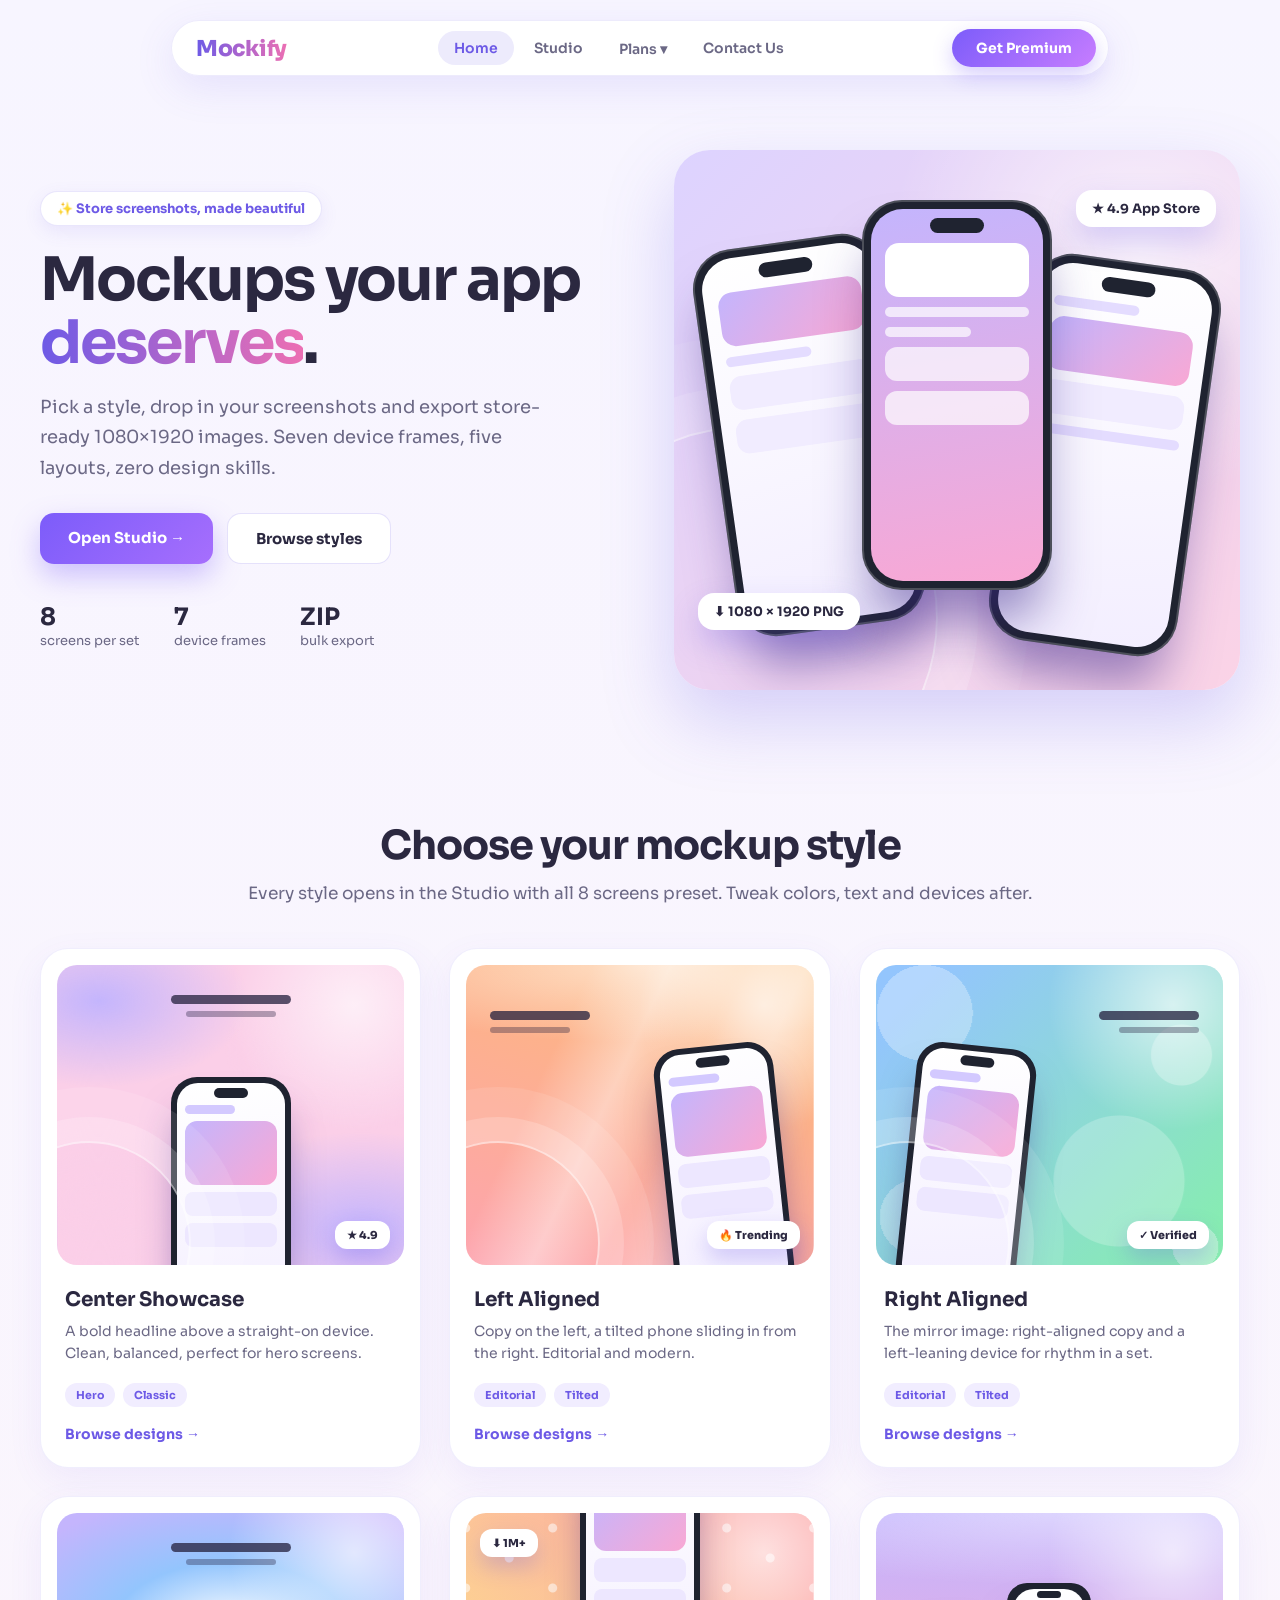
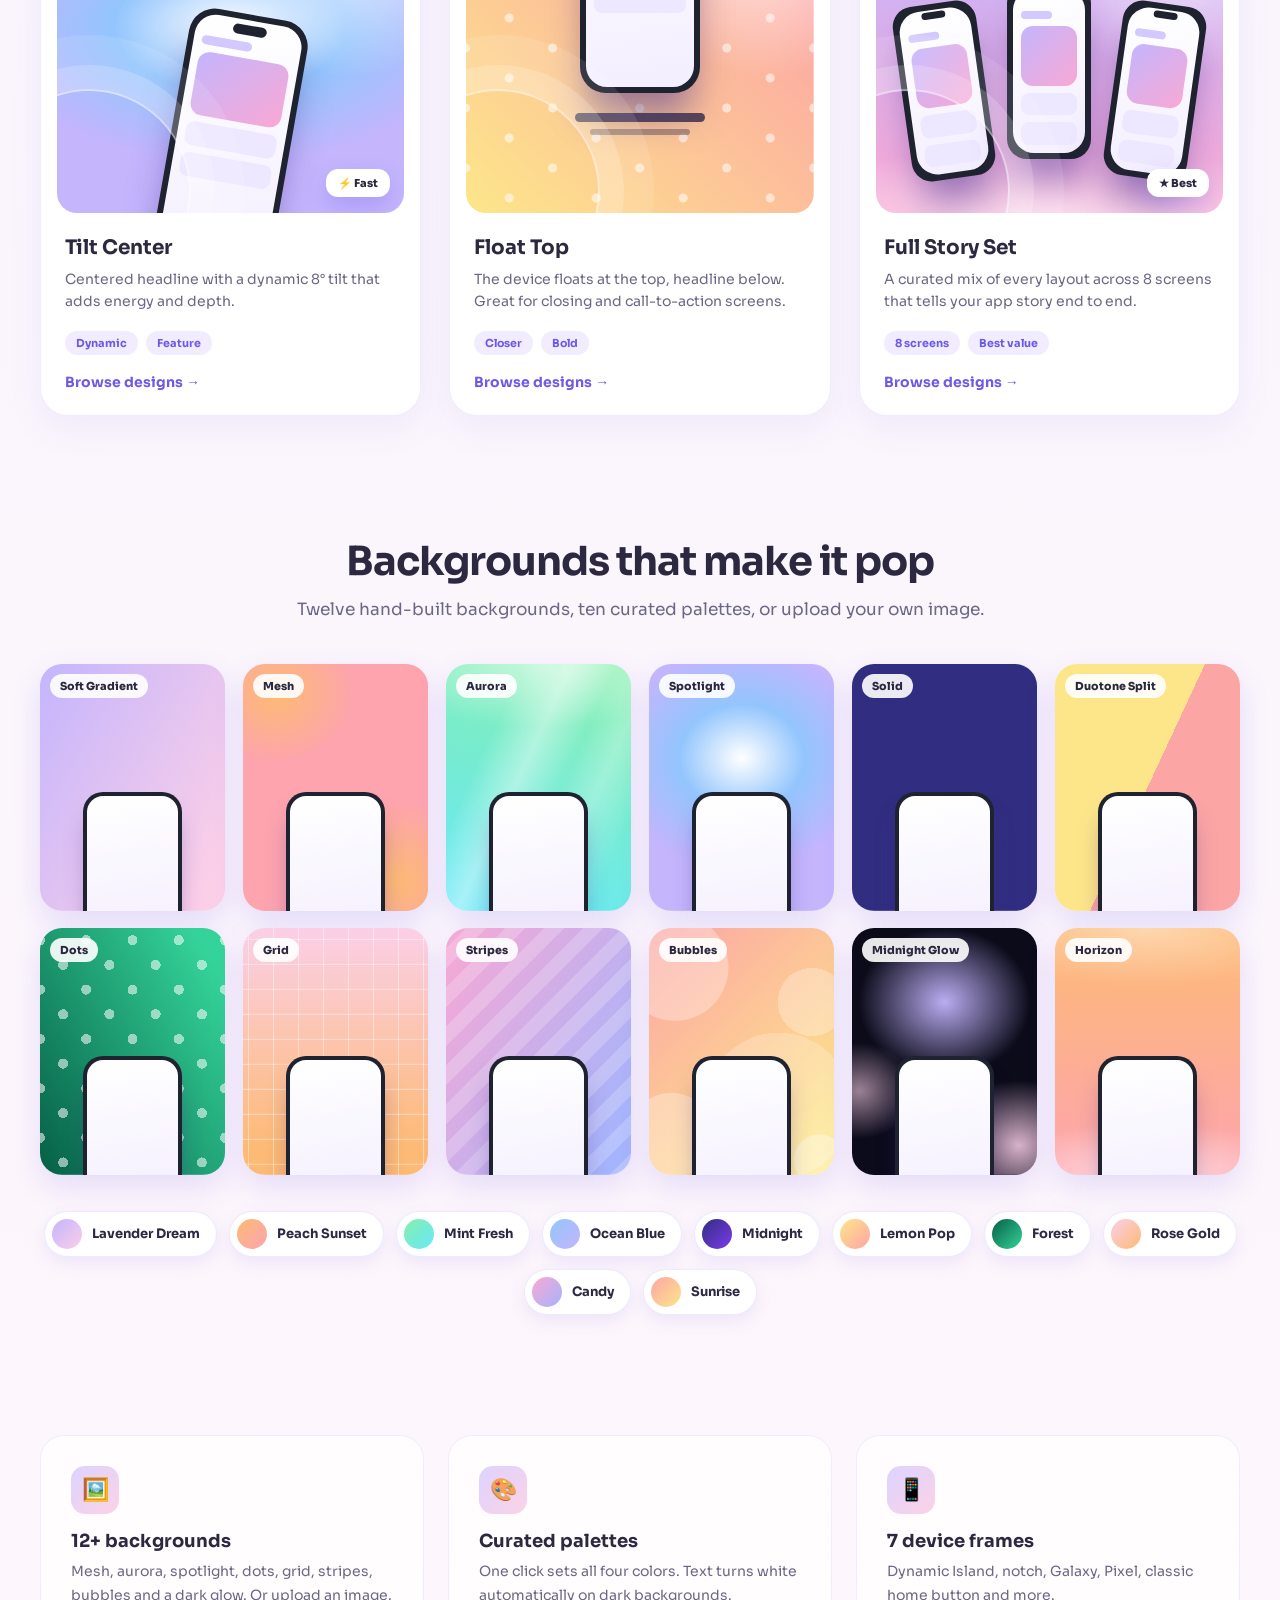
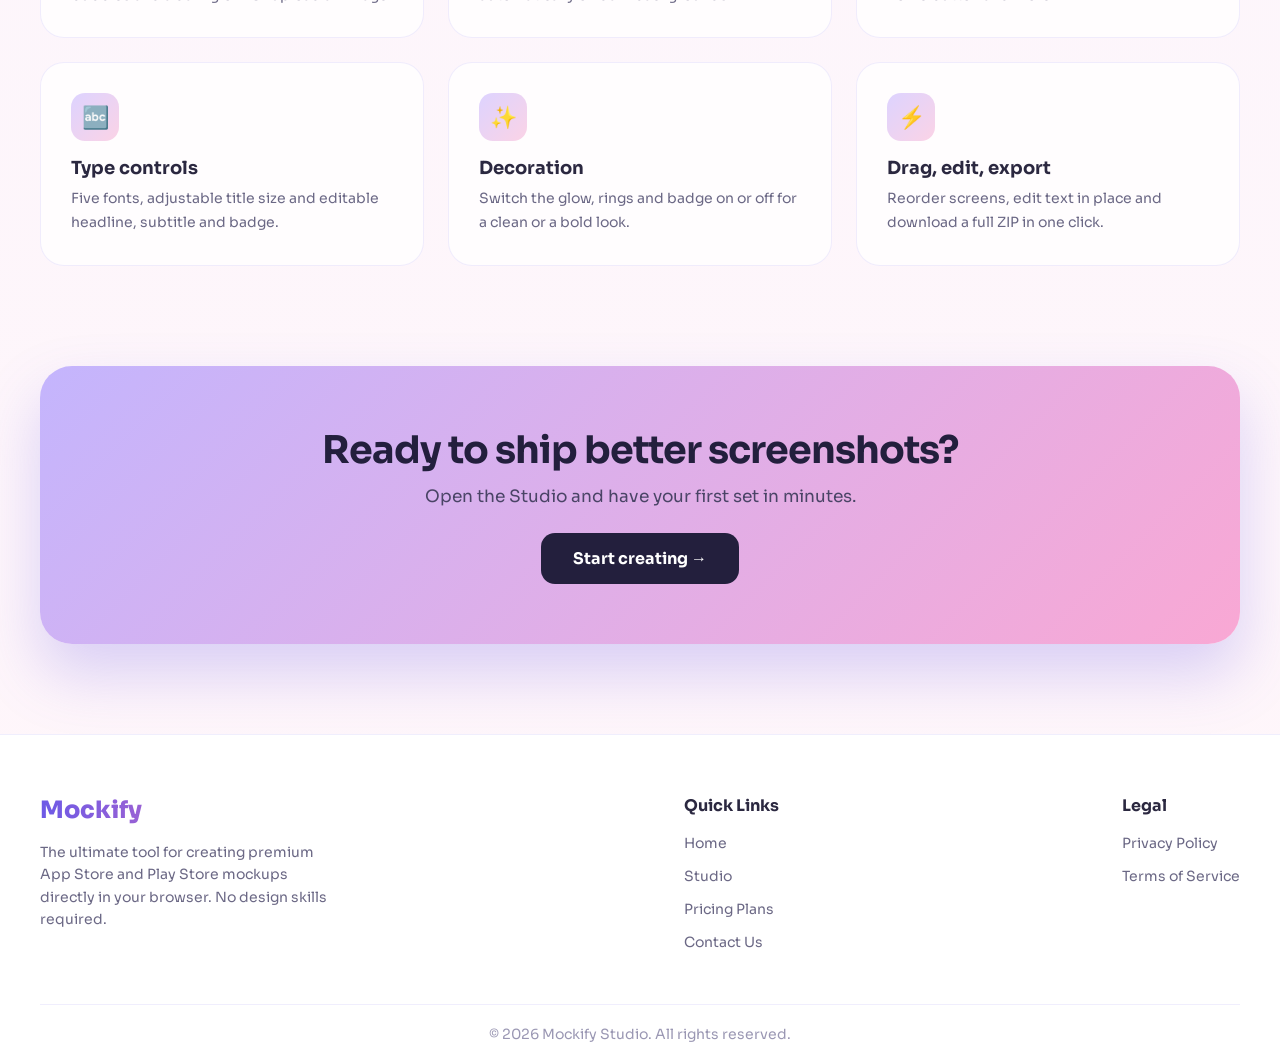
<file: index.html>
<!DOCTYPE html>
<html lang="en">
<head>
    <meta charset="UTF-8">
    <meta name="viewport" content="width=device-width, initial-scale=1.0">
    <meta name="description" content="Create premium App Store and Play Store mockups in seconds. Pick a style, drop in your screenshots, export.">
    <title>Mockify - Premium App Store Mockups</title>
    <link href="https://fonts.googleapis.com/css2?family=Sora:wght@500;700;800&display=swap" rel="stylesheet">
    <link rel="stylesheet" href="/css/global.css">
    <link rel="stylesheet" href="/css/landing.css">
</head>
<body>
    <nav class="floating-nav">
        <a href="/" class="nav-logo">Mockify</a>
        <div class="nav-links">
            <a href="/" class="nav-link active">Home</a>
            <a href="/studio/" class="nav-link">Studio</a>
            <div class="nav-dropdown">
                <a href="/plans/" class="nav-link">Plans ▾</a>
                <div class="dropdown-menu"><div class="dropdown-content">
                    <a href="/plans/">Standard</a><a href="/plans/">Premium</a><a href="/plans/">Enterprise</a>
                </div></div>
            </div>
            <a href="/contact/" class="nav-link">Contact Us</a>
        </div>
        <div class="nav-actions"><a href="/plans/"><button class="btn-premium">Get Premium</button></a></div>
    </nav>

    <main class="land">
        <section class="hero">
            <div>
                <span class="pill">✨ Store screenshots, made beautiful</span>
                <h1>Mockups your app <em>deserves</em>.</h1>
                <p>Pick a style, drop in your screenshots and export store-ready 1080×1920 images. Seven device frames, five layouts, zero design skills.</p>
                <div class="cta">
                    <a class="main" href="/studio/">Open Studio →</a>
                    <a class="ghost" href="#styles">Browse styles</a>
                </div>
                <div class="stats"><div><b>8</b>screens per set</div><div><b>7</b>device frames</div><div><b>ZIP</b>bulk export</div></div>
            </div>
            <div class="stage">
                <div class="hp a"><div class="sc"><i class="t"></i><i class="w"></i><i class="s"></i><i class="s"></i></div></div>
                <div class="hp b"><div class="sc"><i class="t"></i><i></i><i class="w"></i><i class="s"></i><i class="s"></i></div></div>
                <div class="hp c"><div class="sc"><i class="w"></i><i class="t"></i><i class="s"></i><i></i></div></div>
                <div class="badge r">★ 4.9 App Store</div>
                <div class="badge l">⬇ 1080 × 1920 PNG</div>
            </div>
        </section>

        <section class="sec" id="styles">
            <div class="sec-head">
                <h2>Choose your mockup style</h2>
                <p>Every style opens in the Studio with all 8 screens preset. Tweak colors, text and devices after.</p>
            </div>
            <div class="types" id="types"></div>
        </section>

        <section class="sec" id="backgrounds">
            <div class="sec-head">
                <h2>Backgrounds that make it pop</h2>
                <p>Twelve hand-built backgrounds, ten curated palettes, or upload your own image.</p>
            </div>
            <div class="bgs" id="bgs"></div>
            <div class="pals" id="pals"></div>
        </section>

        <section class="sec">
            <div class="feats">
                <div class="feat"><div class="ic">🖼️</div><h3>12+ backgrounds</h3><p>Mesh, aurora, spotlight, dots, grid, stripes, bubbles and a dark glow. Or upload an image.</p></div>
                <div class="feat"><div class="ic">🎨</div><h3>Curated palettes</h3><p>One click sets all four colors. Text turns white automatically on dark backgrounds.</p></div>
                <div class="feat"><div class="ic">📱</div><h3>7 device frames</h3><p>Dynamic Island, notch, Galaxy, Pixel, classic home button and more.</p></div>
                <div class="feat"><div class="ic">🔤</div><h3>Type controls</h3><p>Five fonts, adjustable title size and editable headline, subtitle and badge.</p></div>
                <div class="feat"><div class="ic">✨</div><h3>Decoration</h3><p>Switch the glow, rings and badge on or off for a clean or a bold look.</p></div>
                <div class="feat"><div class="ic">⚡</div><h3>Drag, edit, export</h3><p>Reorder screens, edit text in place and download a full ZIP in one click.</p></div>
            </div>
        </section>

        <section class="band">
            <h2>Ready to ship better screenshots?</h2>
            <p>Open the Studio and have your first set in minutes.</p>
            <a href="/studio/">Start creating →</a>
        </section>
    </main>

    <footer class="site-footer">
        <div class="footer-content">
            <div class="footer-brand"><h2>Mockify</h2><p>The ultimate tool for creating premium App Store and Play Store mockups directly in your browser. No design skills required.</p></div>
            <div class="footer-links"><h3>Quick Links</h3><ul><li><a href="/">Home</a></li><li><a href="/studio/">Studio</a></li><li><a href="/plans/">Pricing Plans</a></li><li><a href="/contact/">Contact Us</a></li></ul></div>
            <div class="footer-links"><h3>Legal</h3><ul><li><a href="#">Privacy Policy</a></li><li><a href="#">Terms of Service</a></li></ul></div>
        </div>
        <div class="footer-bottom">&copy; 2026 Mockify Studio. All rights reserved.</div>
    </footer>
    <script src="/js/backgrounds.js" defer></script>
    <script src="/js/landing.js" defer></script>
</body>
</html>
</file>
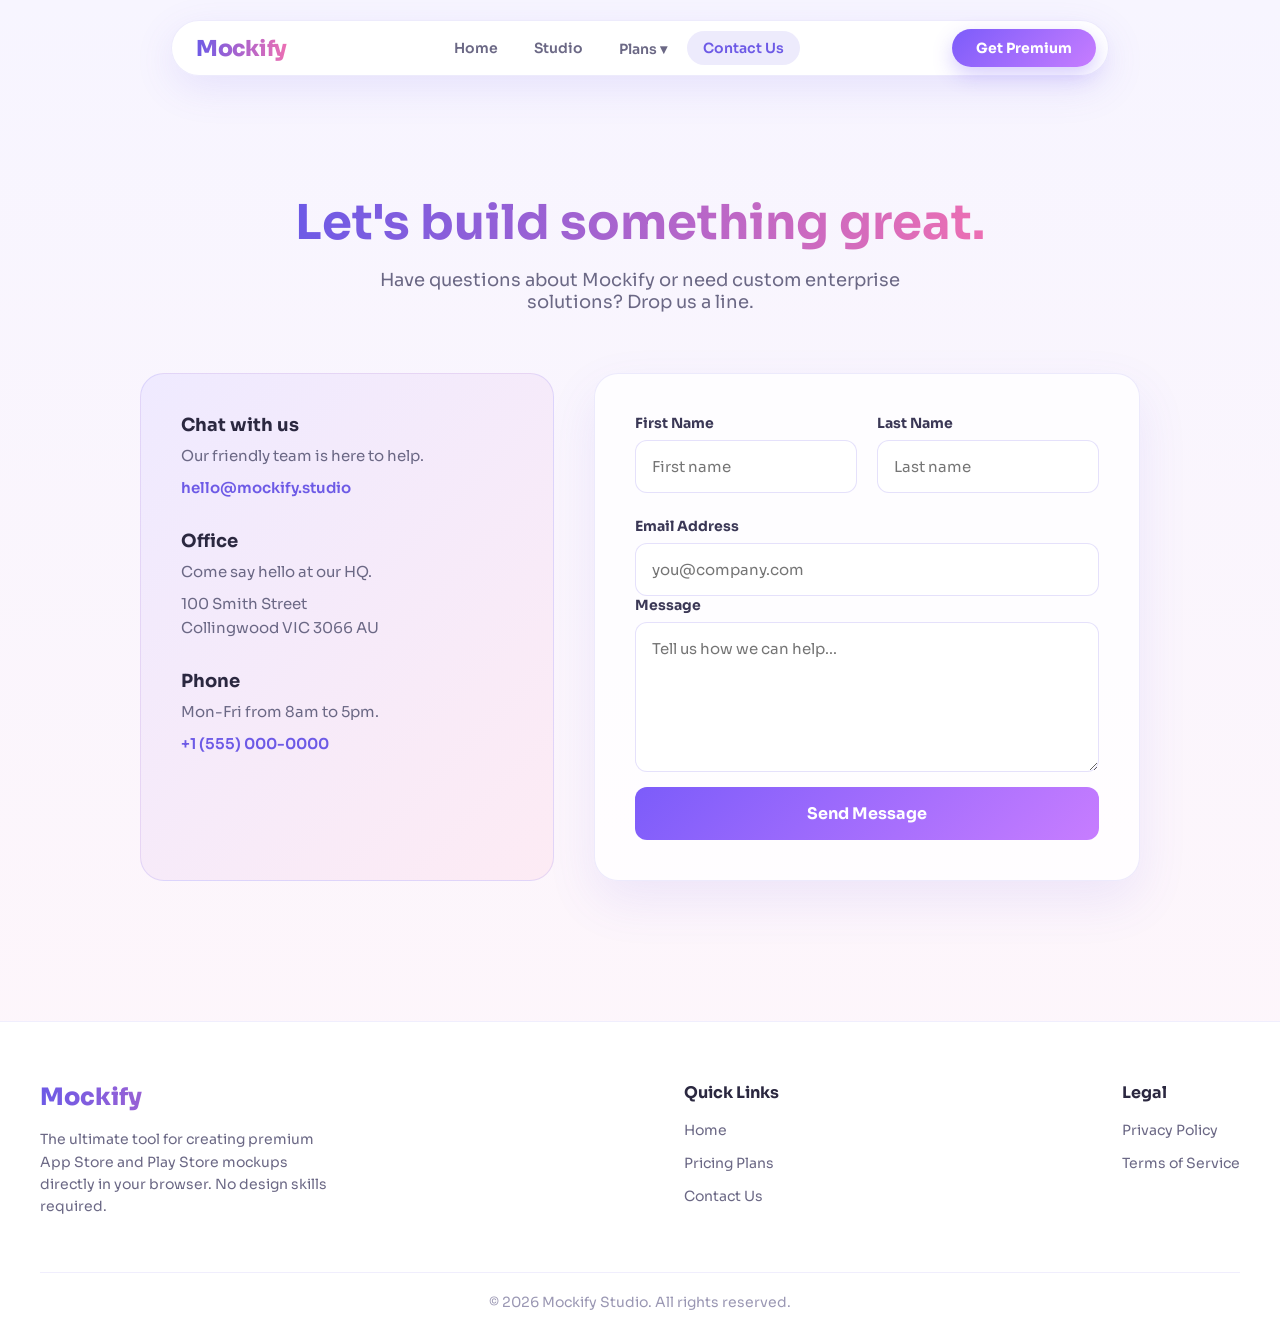
<file: contact/index.html>
<!DOCTYPE html>
<html lang="en">
<head>
    <meta charset="UTF-8">
    <meta name="viewport" content="width=device-width, initial-scale=1.0">
    <meta name="description" content="Contact the Mockify team for support, feature requests, or enterprise inquiries.">
    <meta name="keywords" content="mockify contact, mockup support, app store screenshots help">
    <title>Contact Us - Mockify</title>
    <!-- Fonts -->
    <link href="https://fonts.googleapis.com/css2?family=Sora:wght@500;700;800&family=Inter:wght@500;700;800&display=swap" rel="stylesheet">
    <link rel="stylesheet" href="/css/global.css">
    <style>
        .page-header {
            text-align: center;
            margin: 120px 0 60px;
        }

        .page-header h1 {
            font-size: 48px;
            margin-bottom: 16px;
            background: linear-gradient(90deg, var(--primary), #ff8a00);
            -webkit-background-clip: text;
            -webkit-text-fill-color: transparent;
        }

        .page-header p {
            color: #a1a1aa;
            font-size: 18px;
            max-width: 600px;
            margin: 0 auto;
        }

        .contact-wrapper {
            display: flex;
            flex-wrap: wrap;
            gap: 40px;
            max-width: 1000px;
            width: 100%;
            margin: 0 auto 100px;
        }

        .contact-info {
            flex: 1 1 300px;
            background: linear-gradient(135deg, rgba(240, 89, 31, 0.1), rgba(2, 6, 23, 0.5));
            border: 1px solid rgba(240, 89, 31, 0.2);
            border-radius: 24px;
            padding: 40px;
            display: flex;
            flex-direction: column;
            gap: 30px;
            position: relative;
            overflow: hidden;
        }

        .contact-info::before {
            content: '';
            position: absolute;
            top: -50%;
            left: -50%;
            width: 200%;
            height: 200%;
            background: radial-gradient(circle, rgba(240, 89, 31, 0.1) 0%, transparent 60%);
            z-index: 0;
            pointer-events: none;
        }

        .info-item {
            z-index: 1;
        }

        .info-item h3 {
            font-size: 18px;
            color: white;
            margin: 0 0 8px;
        }

        .info-item p {
            color: #a1a1aa;
            margin: 0;
            font-size: 15px;
            line-height: 1.6;
        }

        .contact-form-container {
            flex: 2 1 400px;
            background: rgba(255, 255, 255, 0.02);
            backdrop-filter: blur(20px);
            -webkit-backdrop-filter: blur(20px);
            border: 1px solid rgba(255, 255, 255, 0.08);
            border-radius: 24px;
            padding: 40px;
            box-shadow: 0 20px 40px rgba(0, 0, 0, 0.3);
        }

        .form-row {
            display: flex;
            gap: 20px;
            margin-bottom: 24px;
        }

        .form-row .form-group {
            flex: 1;
            margin-bottom: 0;
        }

        .form-group label {
            display: block;
            margin-bottom: 8px;
            font-size: 14px;
            font-weight: 700;
            color: #d4d4d8;
        }

        .form-group input,
        .form-group textarea {
            width: 100%;
            background: rgba(255, 255, 255, 0.03);
            border: 1px solid rgba(255, 255, 255, 0.1);
            padding: 16px;
            border-radius: 12px;
            color: white;
            font-family: inherit;
            font-size: 15px;
            transition: all 0.3s;
            box-sizing: border-box;
        }

        .form-group input:focus,
        .form-group textarea:focus {
            outline: none;
            border-color: var(--brand);
            background: rgba(255, 255, 255, 0.05);
            box-shadow: 0 0 0 3px rgba(240, 89, 31, 0.1);
        }

        .form-group textarea {
            resize: vertical;
            min-height: 150px;
        }

        .btn-submit {
            background: linear-gradient(135deg, var(--primary), var(--secondary));
            color: white;
            border: none;
            padding: 16px 32px;
            border-radius: 12px;
            font-size: 16px;
            font-weight: 700;
            font-family: inherit;
            cursor: pointer;
            transition: all 0.3s ease;
            width: 100%;
            margin-top: 10px;
        }

        .btn-submit:hover {
            transform: translateY(-2px);
            box-shadow: 0 10px 20px rgba(0, 0, 0, 0.4);
        }
    </style>
    <link rel="stylesheet" href="/css/pages.css">
</head>
<body>

    <!-- Modern Floating Navbar -->
    <nav class="floating-nav">
        <a href="/" class="nav-logo">Mockify</a>
        <div class="nav-links">
            <a href="/" class="nav-link">Home</a>
            <a href="/studio/" class="nav-link">Studio</a>
            <div class="nav-dropdown">
                <a href="/plans/" class="nav-link">Plans ▾</a>
                <div class="dropdown-menu">
                    <div class="dropdown-content">
                        <a href="/plans/">Standard</a>
                        <a href="/plans/">Premium</a>
                        <a href="/plans/">Enterprise</a>
                    </div>
                </div>
            </div>
            <a href="/contact/" class="nav-link active">Contact Us</a>
        </div>
        <div class="nav-actions">
            <a href="/plans/"><button class="btn-premium">Get Premium</button></a>
        </div>
    </nav>

    <div class="main-content">
        <div class="page-header">
            <h1>Let's build something great.</h1>
            <p>Have questions about Mockify or need custom enterprise solutions? Drop us a line.</p>
        </div>

        <div class="contact-wrapper">
            <!-- Left Info Panel -->
            <div class="contact-info">
                <div class="info-item">
                    <h3>Chat with us</h3>
                    <p>Our friendly team is here to help.</p>
                    <p style="color: var(--brand); font-weight: 600; margin-top: 8px;">hello@mockify.studio</p>
                </div>
                <div class="info-item">
                    <h3>Office</h3>
                    <p>Come say hello at our HQ.</p>
                    <p style="margin-top: 8px;">100 Smith Street<br>Collingwood VIC 3066 AU</p>
                </div>
                <div class="info-item">
                    <h3>Phone</h3>
                    <p>Mon-Fri from 8am to 5pm.</p>
                    <p style="color: var(--brand); font-weight: 600; margin-top: 8px;">+1 (555) 000-0000</p>
                </div>
            </div>

            <!-- Right Form Panel -->
            <div class="contact-form-container">
                <form action="#" method="POST" onsubmit="event.preventDefault(); alert('Thanks for reaching out! We will get back to you shortly.');">
                    <div class="form-row">
                        <div class="form-group">
                            <label for="firstName">First Name</label>
                            <input type="text" id="firstName" name="firstName" required placeholder="First name">
                        </div>
                        <div class="form-group">
                            <label for="lastName">Last Name</label>
                            <input type="text" id="lastName" name="lastName" required placeholder="Last name">
                        </div>
                    </div>
                    
                    <div class="form-group">
                        <label for="email">Email Address</label>
                        <input type="email" id="email" name="email" required placeholder="you@company.com">
                    </div>
                    
                    <div class="form-group">
                        <label for="message">Message</label>
                        <textarea id="message" name="message" required placeholder="Tell us how we can help..."></textarea>
                    </div>
                    
                    <button type="submit" class="btn-submit">Send Message</button>
                </form>
            </div>
        </div>
    </div>

    <!-- Footer -->
    <footer class="site-footer">
        <div class="footer-content">
            <div class="footer-brand">
                <h2>Mockify</h2>
                <p>The ultimate tool for creating premium App Store and Play Store mockups directly in your browser. No design skills required.</p>
            </div>
            <div class="footer-links">
                <h3>Quick Links</h3>
                <ul>
                    <li><a href="/">Home</a></li>
                    <li><a href="/plans/">Pricing Plans</a></li>
                    <li><a href="/contact/">Contact Us</a></li>
                </ul>
            </div>
            <div class="footer-links">
                <h3>Legal</h3>
                <ul>
                    <li><a href="#">Privacy Policy</a></li>
                    <li><a href="#">Terms of Service</a></li>
                </ul>
            </div>
        </div>
        <div class="footer-bottom">
            &copy; 2026 Mockify Studio. All rights reserved.
        </div>
    </footer>

</body>
</html>
</file>
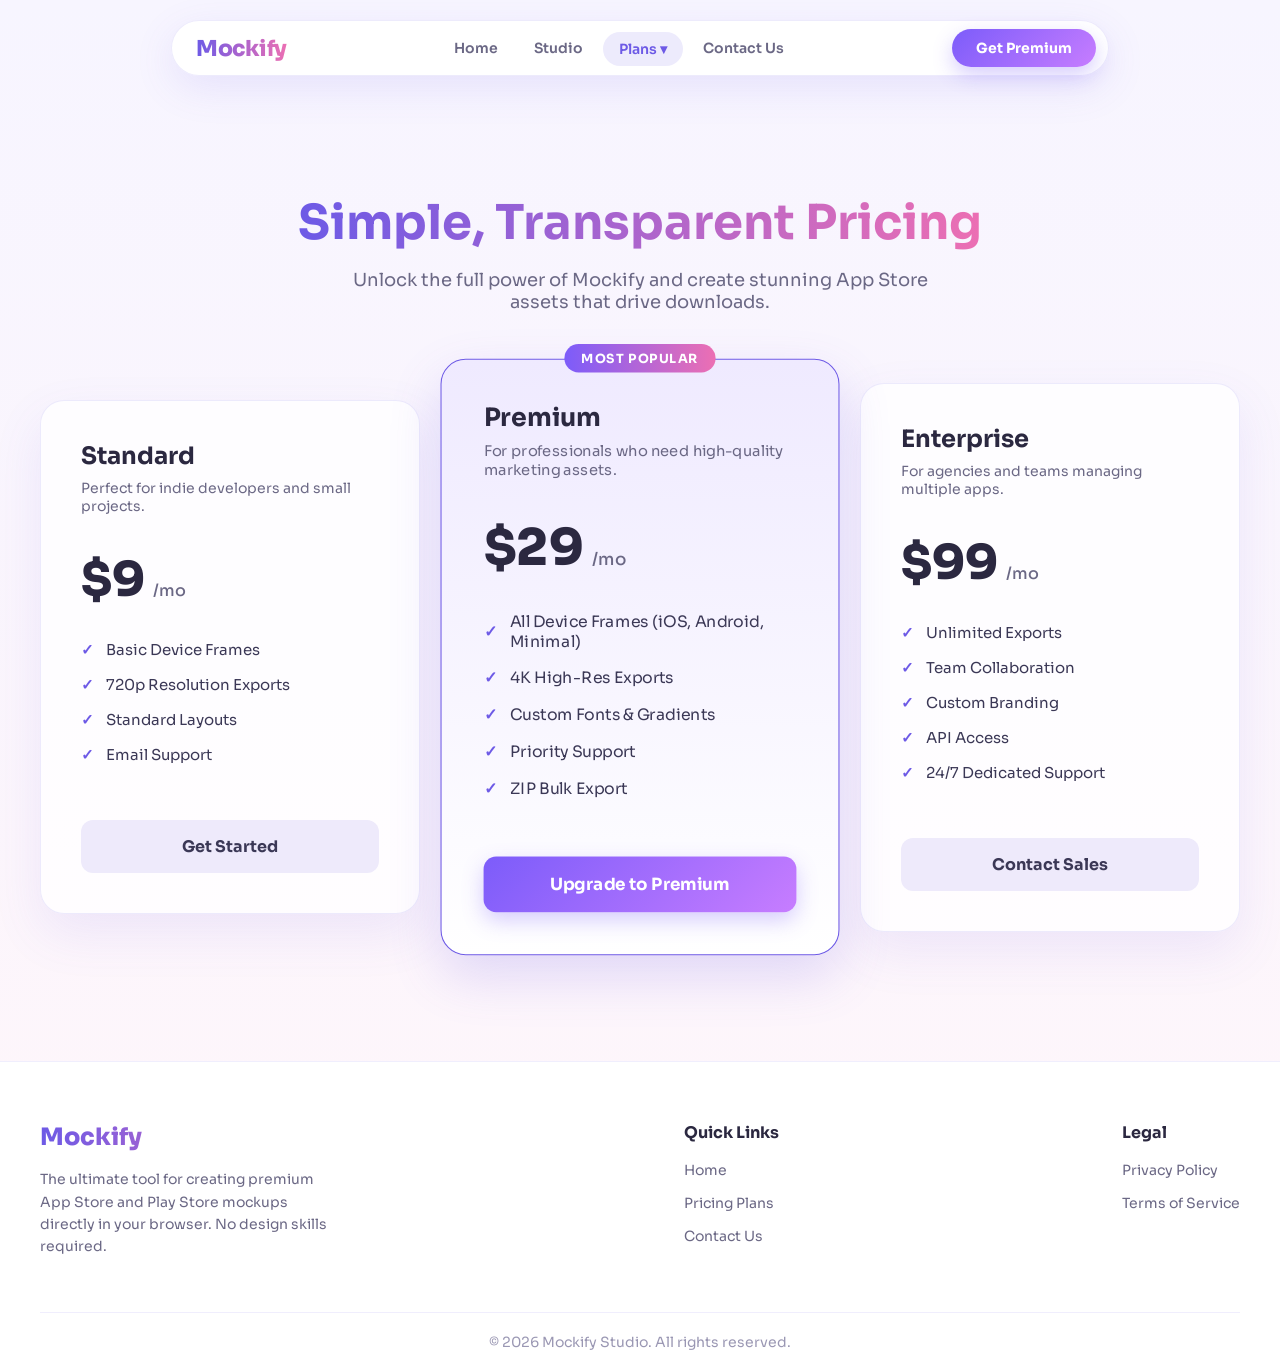
<file: plans/index.html>
<!DOCTYPE html>
<html lang="en">
<head>
    <meta charset="UTF-8">
    <meta name="viewport" content="width=device-width, initial-scale=1.0">
    <meta name="description" content="Choose the right Mockify plan for your needs. Simple, transparent pricing for premium mockup generation.">
    <meta name="keywords" content="mockify pricing, mockup generator cost, premium app mockups">
    <title>Pricing Plans - Mockify</title>
    <!-- Fonts -->
    <link href="https://fonts.googleapis.com/css2?family=Sora:wght@500;700;800&family=Inter:wght@500;700;800&display=swap" rel="stylesheet">
    <link rel="stylesheet" href="/css/global.css">
    <style>
        .page-header {
            text-align: center;
            margin: 120px 0 60px;
        }

        .page-header h1 {
            font-size: 48px;
            margin-bottom: 16px;
            background: linear-gradient(90deg, var(--primary), #ff8a00);
            -webkit-background-clip: text;
            -webkit-text-fill-color: transparent;
        }

        .page-header p {
            color: #a1a1aa;
            font-size: 18px;
            max-width: 600px;
            margin: 0 auto;
        }

        .pricing-grid {
            display: flex;
            flex-wrap: wrap;
            gap: 30px;
            justify-content: center;
            max-width: 1200px;
            width: 100%;
            margin-bottom: 80px;
        }

        @media (min-width: 1024px) {
            .pricing-grid {
                flex-wrap: nowrap;
                align-items: center; /* Center them so the popular card stands out if it's scaled */
            }
        }

        .pricing-card {
            background: rgba(255, 255, 255, 0.02);
            backdrop-filter: blur(20px);
            -webkit-backdrop-filter: blur(20px);
            border: 1px solid rgba(255, 255, 255, 0.08);
            border-radius: 24px;
            padding: 40px;
            flex: 1 1 300px; /* Allow them to fill available space but default to 300px */
            max-width: 400px;
            display: flex;
            flex-direction: column;
            transition: all 0.4s cubic-bezier(0.16, 1, 0.3, 1);
            position: relative;
        }

        .pricing-card:hover {
            transform: translateY(-15px);
            border-color: rgba(255, 255, 255, 0.3);
            box-shadow: 0 30px 60px rgba(0, 0, 0, 0.5);
            background: rgba(255, 255, 255, 0.05);
        }

        .pricing-card.popular {
            border-color: var(--brand);
            background: linear-gradient(180deg, rgba(240, 89, 31, 0.15) 0%, rgba(255, 255, 255, 0.02) 100%);
            box-shadow: 0 0 40px rgba(240, 89, 31, 0.15);
        }

        @media (min-width: 1024px) {
            .pricing-card.popular {
                transform: scale(1.05);
                z-index: 10;
            }
            .pricing-card.popular:hover {
                transform: scale(1.05) translateY(-10px);
                box-shadow: 0 30px 60px rgba(240, 89, 31, 0.3);
            }
        }

        .popular-badge {
            position: absolute;
            top: -15px;
            left: 50%;
            transform: translateX(-50%);
            background: var(--primary);
            color: white;
            font-size: 12px;
            font-weight: 700;
            padding: 6px 16px;
            border-radius: 100px;
            text-transform: uppercase;
            letter-spacing: 1px;
        }

        .plan-name {
            font-size: 24px;
            font-weight: 700;
            margin-bottom: 8px;
        }

        .plan-desc {
            color: #a1a1aa;
            font-size: 14px;
            margin-bottom: 30px;
            min-height: 40px;
        }

        .plan-price {
            font-size: 48px;
            font-weight: 800;
            margin-bottom: 30px;
            display: flex;
            align-items: baseline;
        }

        .plan-price span {
            font-size: 16px;
            color: #a1a1aa;
            font-weight: 500;
            margin-left: 8px;
        }

        .plan-features {
            list-style: none;
            padding: 0;
            margin: 0 0 40px;
            flex: 1;
        }

        .plan-features li {
            margin-bottom: 16px;
            font-size: 15px;
            display: flex;
            align-items: center;
            color: #d4d4d8;
        }

        .plan-features li::before {
            content: '✓';
            color: var(--brand);
            font-weight: 800;
            margin-right: 12px;
        }

        .btn-plan {
            width: 100%;
            padding: 16px;
            border-radius: 12px;
            font-size: 16px;
            font-weight: 700;
            border: none;
            cursor: pointer;
            transition: all 0.2s;
            font-family: inherit;
        }

        .btn-secondary {
            background: rgba(255, 255, 255, 0.1);
            color: white;
        }

        .btn-secondary:hover {
            background: rgba(255, 255, 255, 0.15);
        }
    </style>
    <link rel="stylesheet" href="/css/pages.css">
</head>
<body>

    <!-- Modern Floating Navbar -->
    <nav class="floating-nav">
        <a href="/" class="nav-logo">Mockify</a>
        <div class="nav-links">
            <a href="/" class="nav-link">Home</a>
            <a href="/studio/" class="nav-link">Studio</a>
            <div class="nav-dropdown">
                <a href="/plans/" class="nav-link active">Plans ▾</a>
                <div class="dropdown-menu">
                    <div class="dropdown-content">
                        <a href="/plans/">Standard</a>
                        <a href="/plans/">Premium</a>
                        <a href="/plans/">Enterprise</a>
                    </div>
                </div>
            </div>
            <a href="/contact/" class="nav-link">Contact Us</a>
        </div>
        <div class="nav-actions">
            <a href="/plans/"><button class="btn-premium">Get Premium</button></a>
        </div>
    </nav>

    <div class="main-content">
        <div class="page-header">
            <h1>Simple, Transparent Pricing</h1>
            <p>Unlock the full power of Mockify and create stunning App Store assets that drive downloads.</p>
        </div>

        <div class="pricing-grid">
            <!-- Standard Plan -->
            <div class="pricing-card" id="standard">
                <div class="plan-name">Standard</div>
                <div class="plan-desc">Perfect for indie developers and small projects.</div>
                <div class="plan-price">$9<span>/mo</span></div>
                <ul class="plan-features">
                    <li>Basic Device Frames</li>
                    <li>720p Resolution Exports</li>
                    <li>Standard Layouts</li>
                    <li>Email Support</li>
                </ul>
                <button class="btn-plan btn-secondary">Get Started</button>
            </div>

            <!-- Premium Plan -->
            <div class="pricing-card popular" id="premium">
                <div class="popular-badge">Most Popular</div>
                <div class="plan-name">Premium</div>
                <div class="plan-desc">For professionals who need high-quality marketing assets.</div>
                <div class="plan-price">$29<span>/mo</span></div>
                <ul class="plan-features">
                    <li>All Device Frames (iOS, Android, Minimal)</li>
                    <li>4K High-Res Exports</li>
                    <li>Custom Fonts & Gradients</li>
                    <li>Priority Support</li>
                    <li>ZIP Bulk Export</li>
                </ul>
                <button class="btn-plan btn-premium">Upgrade to Premium</button>
            </div>

            <!-- Enterprise Plan -->
            <div class="pricing-card" id="enterprise">
                <div class="plan-name">Enterprise</div>
                <div class="plan-desc">For agencies and teams managing multiple apps.</div>
                <div class="plan-price">$99<span>/mo</span></div>
                <ul class="plan-features">
                    <li>Unlimited Exports</li>
                    <li>Team Collaboration</li>
                    <li>Custom Branding</li>
                    <li>API Access</li>
                    <li>24/7 Dedicated Support</li>
                </ul>
                <button class="btn-plan btn-secondary">Contact Sales</button>
            </div>
        </div>
    </div>

    <!-- Footer -->
    <footer class="site-footer">
        <div class="footer-content">
            <div class="footer-brand">
                <h2>Mockify</h2>
                <p>The ultimate tool for creating premium App Store and Play Store mockups directly in your browser. No design skills required.</p>
            </div>
            <div class="footer-links">
                <h3>Quick Links</h3>
                <ul>
                    <li><a href="/">Home</a></li>
                    <li><a href="/plans/">Pricing Plans</a></li>
                    <li><a href="/contact/">Contact Us</a></li>
                </ul>
            </div>
            <div class="footer-links">
                <h3>Legal</h3>
                <ul>
                    <li><a href="#">Privacy Policy</a></li>
                    <li><a href="#">Terms of Service</a></li>
                </ul>
            </div>
        </div>
        <div class="footer-bottom">
            &copy; 2026 Mockify Studio. All rights reserved.
        </div>
    </footer>

</body>
</html>
</file>
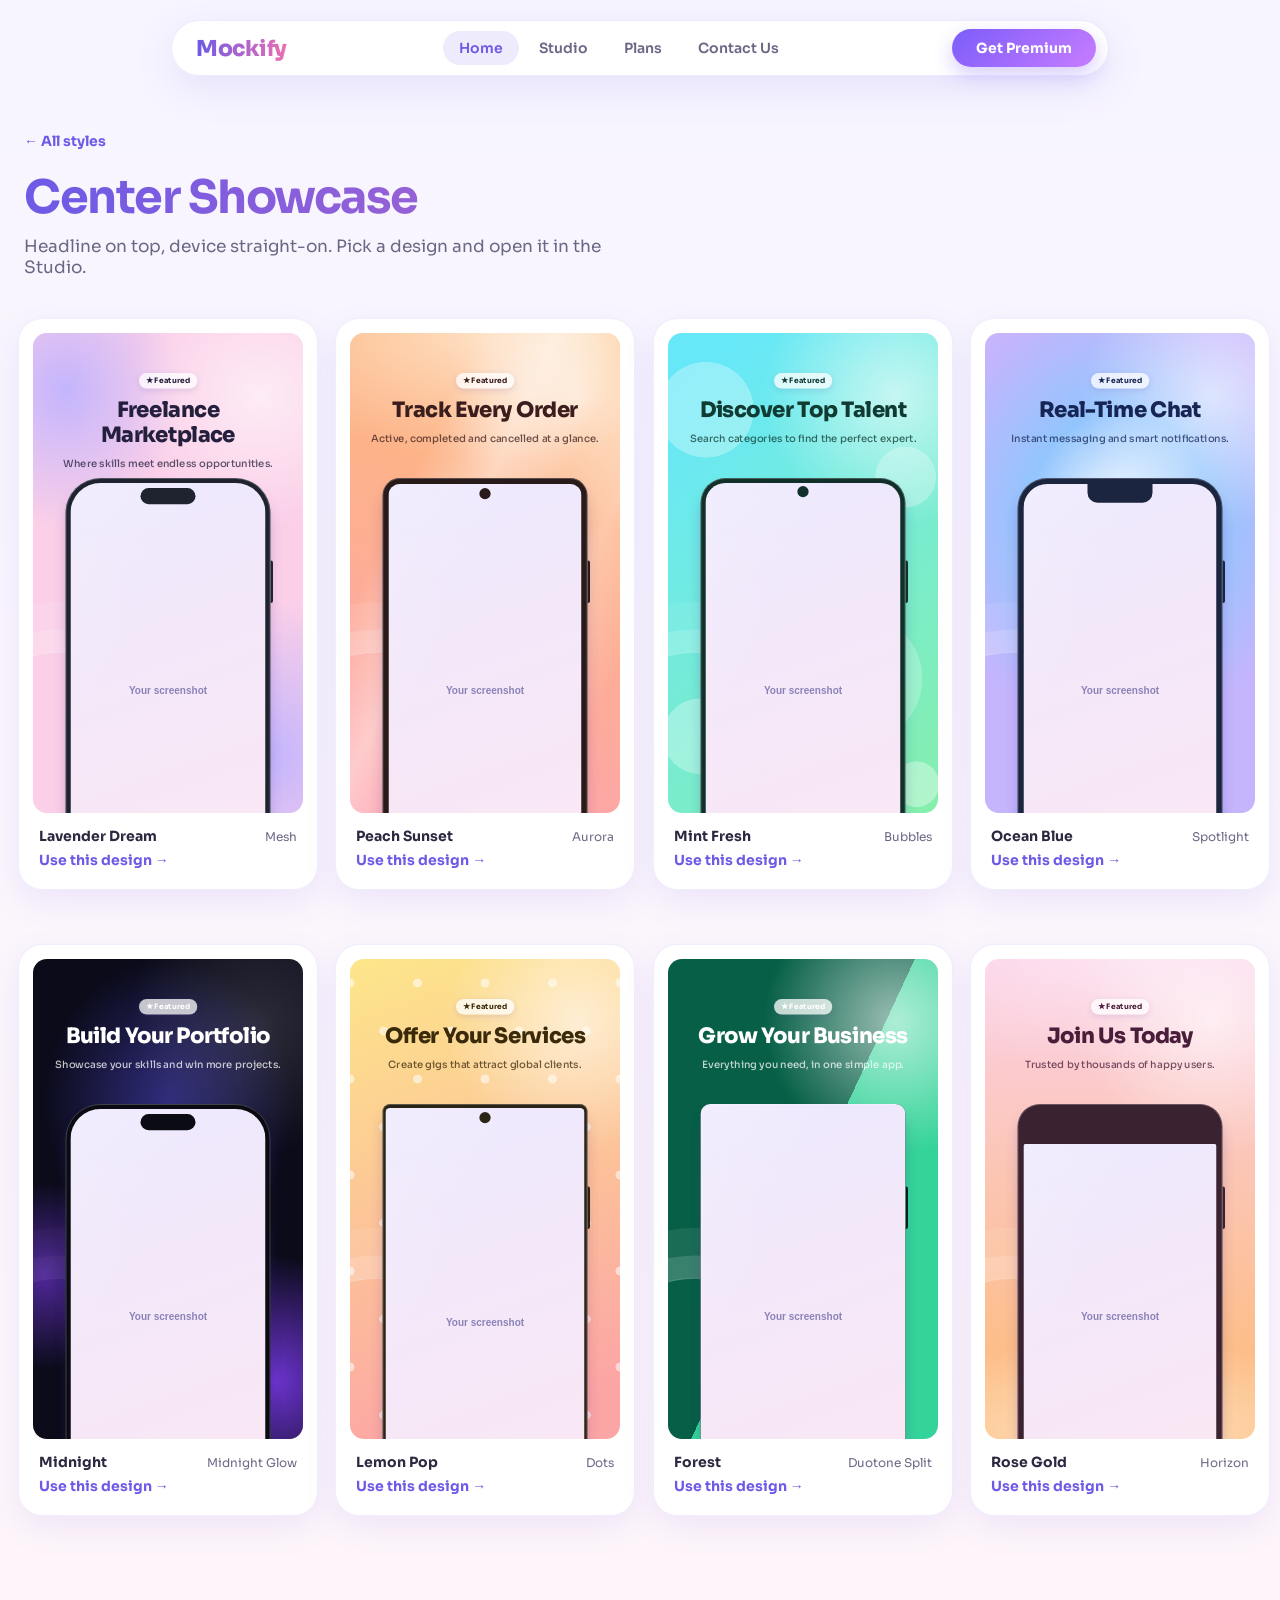
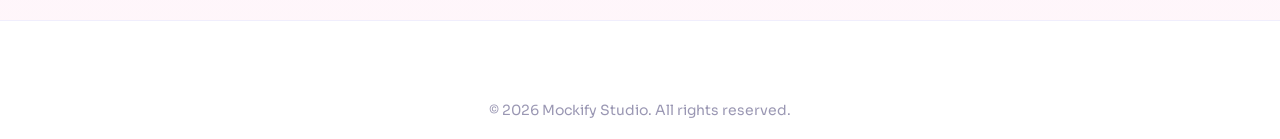
<file: styles/index.html>
<!DOCTYPE html>
<html lang="en">
<head>
    <meta charset="UTF-8">
    <meta name="viewport" content="width=device-width, initial-scale=1.0">
    <title>Mockup Designs - Mockify</title>
    <link rel="preconnect" href="https://fonts.googleapis.com"><link rel="preconnect" href="https://fonts.gstatic.com" crossorigin>
    <link href="https://fonts.googleapis.com/css2?family=Sora:wght@500;700;800&display=swap" rel="stylesheet">
    <link rel="stylesheet" href="/css/global.css">
    <link rel="stylesheet" href="/css/generator.css">
    <link rel="stylesheet" href="/css/gallery.css">
</head>
<body>
    <nav class="floating-nav">
        <a href="/" class="nav-logo">Mockify</a>
        <div class="nav-links">
            <a href="/" class="nav-link active">Home</a>
            <a href="/studio/" class="nav-link">Studio</a>
            <a href="/plans/" class="nav-link">Plans</a>
            <a href="/contact/" class="nav-link">Contact Us</a>
        </div>
        <div class="nav-actions"><a href="/plans/"><button class="btn-premium">Get Premium</button></a></div>
    </nav>
    <main class="gal">
        <a class="back" href="/#styles">← All styles</a>
        <h1 id="gt">Designs</h1>
        <p class="sub" id="gd"></p>
        <div class="ggrid" id="ggrid"></div>
    </main>
    <footer class="site-footer"><div class="footer-bottom" style="margin:0;border:0">&copy; 2026 Mockify Studio. All rights reserved.</div></footer>
    <script src="/js/backgrounds.js" defer></script>
    <script src="/js/gallery.js" defer></script>
</body>
</html>
</file>
<file: css/global.css>
:root{--primary:#C4B5FD;--secondary:#FBCFE8;--device-color:#1F2330;--text-color:#231F3D;--font-family:'Sora',sans-serif;--brand:#6D5AE6;--brand-2:#EC6FB3;--ink:#2b2840;--muted:#6b6885}
html{scroll-behavior:smooth}
body{font-family:'Sora',sans-serif;background:linear-gradient(180deg,#F7F5FF 0%,#FFF6FA 100%) fixed;color:var(--ink);margin:0;display:flex;flex-direction:column;min-height:100vh}
.main-content{flex:1;padding:40px;display:flex;flex-direction:column;align-items:center}
.floating-nav{position:fixed;top:20px;left:50%;transform:translateX(-50%);display:flex;align-items:center;justify-content:space-between;background:rgba(255,255,255,.75);backdrop-filter:blur(16px);-webkit-backdrop-filter:blur(16px);border:1px solid rgba(109,90,230,.12);padding:8px 12px 8px 24px;border-radius:100px;z-index:5000;width:90%;max-width:900px;box-shadow:0 12px 40px rgba(109,90,230,.12)}
.nav-logo{font-size:22px;font-weight:800;background:linear-gradient(90deg,var(--brand),var(--brand-2));-webkit-background-clip:text;-webkit-text-fill-color:transparent;letter-spacing:-.5px;text-decoration:none}
.nav-links{display:flex;align-items:center;gap:4px}
.nav-link{text-decoration:none;color:var(--muted);font-size:14px;font-weight:600;padding:8px 16px;border-radius:100px;transition:.3s}
.nav-link:hover{color:var(--brand);background:rgba(109,90,230,.07)}
.nav-link.active{color:var(--brand);background:rgba(109,90,230,.12)}
.nav-dropdown{position:relative;display:inline-block}
.dropdown-menu{display:none;position:absolute;top:100%;left:50%;transform:translateX(-50%);padding-top:15px;z-index:5001}
.nav-dropdown:hover .dropdown-menu{display:block}
.dropdown-content{background:#fff;min-width:160px;box-shadow:0 20px 40px rgba(109,90,230,.16);border-radius:14px;border:1px solid rgba(109,90,230,.1);overflow:hidden}
.dropdown-content a{color:var(--muted);padding:12px 16px;text-decoration:none;display:block;font-size:14px;font-weight:500;transition:.2s}
.dropdown-content a:hover{background:#F3F0FF;color:var(--brand)}
.btn-premium{background:linear-gradient(135deg,#7C5CFA,#C77DFF);color:#fff;border:none;padding:10px 24px;border-radius:100px;font-size:14px;font-weight:700;font-family:inherit;cursor:pointer;transition:.3s;box-shadow:0 8px 20px rgba(124,92,250,.3)}
.btn-premium:hover{transform:translateY(-2px);box-shadow:0 12px 26px rgba(124,92,250,.4)}
.site-footer{background:#fff;border-top:1px solid rgba(109,90,230,.1);padding:60px 40px 20px;margin-top:auto}
.footer-content{max-width:1200px;margin:0 auto;display:flex;flex-wrap:wrap;justify-content:space-between;gap:40px}
.footer-brand h2{margin:0 0 16px;font-size:24px;font-weight:800;background:linear-gradient(90deg,var(--brand),var(--brand-2));-webkit-background-clip:text;-webkit-text-fill-color:transparent}
.footer-brand p{color:var(--muted);font-size:14px;max-width:300px;line-height:1.6}
.footer-links h3{color:var(--ink);font-size:16px;margin:0 0 16px}
.footer-links ul{list-style:none;padding:0;margin:0}
.footer-links li{margin-bottom:12px}
.footer-links a{color:var(--muted);text-decoration:none;font-size:14px;transition:color .2s}
.footer-links a:hover{color:var(--brand)}
.footer-bottom{max-width:1200px;margin:40px auto 0;padding-top:20px;border-top:1px solid rgba(109,90,230,.1);text-align:center;color:#9a97b3;font-size:14px}

/* ===== Smoothness ===== */
@view-transition{navigation:auto}
body{background:linear-gradient(180deg,#F7F5FF 0%,#FFF6FA 100%)}
.floating-nav{backdrop-filter:none;-webkit-backdrop-filter:none;background:rgba(255,255,255,.94)}
.nav-link,.btn-premium{will-change:auto}
</file>
<file: css/landing.css>
.land{width:100%;max-width:1200px;margin:0 auto;padding:0 24px}
.hero{display:grid;grid-template-columns:1.05fr 1fr;gap:40px;align-items:center;padding:150px 0 70px}
.pill{display:inline-block;background:#fff;border:1px solid rgba(109,90,230,.15);color:var(--brand);font-size:13px;font-weight:700;padding:8px 16px;border-radius:100px;box-shadow:0 6px 18px rgba(109,90,230,.1)}
.hero h1{font-size:60px;line-height:1.05;letter-spacing:-2px;margin:22px 0 18px;color:var(--ink)}
.hero h1 em{font-style:normal;background:linear-gradient(90deg,var(--brand),var(--brand-2));-webkit-background-clip:text;-webkit-text-fill-color:transparent}
.hero p{color:var(--muted);font-size:18px;line-height:1.7;max-width:520px;margin:0 0 30px}
.cta{display:flex;gap:14px;flex-wrap:wrap}
.cta a{text-decoration:none;font-weight:700;font-size:15px;padding:15px 28px;border-radius:14px;transition:.25s}
.cta .main{background:linear-gradient(135deg,#7C5CFA,#C77DFF);color:#fff;box-shadow:0 12px 28px rgba(124,92,250,.35)}
.cta .main:hover{transform:translateY(-3px)}
.cta .ghost{background:#fff;color:var(--ink);border:1px solid rgba(109,90,230,.18)}
.cta .ghost:hover{background:#F3F0FF}
.stats{display:flex;gap:34px;margin-top:38px;color:var(--muted);font-size:13px}
.stats b{display:block;font-size:24px;color:var(--ink)}
/* hero phones */
.stage{position:relative;height:540px;border-radius:36px;background:linear-gradient(135deg,#DDD3FF,#FBD3E6);overflow:hidden;box-shadow:0 30px 70px rgba(109,90,230,.25)}
.stage::before{content:"";position:absolute;width:520px;height:520px;right:-160px;top:-160px;border-radius:50%;background:radial-gradient(circle,rgba(255,255,255,.7),transparent 68%)}
.stage::after{content:"";position:absolute;width:380px;height:380px;left:-120px;bottom:-120px;border-radius:50%;border:2px solid rgba(255,255,255,.55);box-shadow:0 0 0 40px rgba(255,255,255,.15),0 0 0 90px rgba(255,255,255,.08)}
.hp{position:absolute;width:190px;height:390px;background:#1F2330;border-radius:40px;padding:9px;box-sizing:border-box;box-shadow:0 40px 50px -10px rgba(60,40,140,.5);z-index:2}
.hp::before{content:"";position:absolute;top:18px;left:50%;transform:translateX(-50%);width:54px;height:15px;border-radius:10px;background:#1F2330;z-index:3}
.hp::after{content:"";position:absolute;inset:0;border-radius:inherit;border:2px solid rgba(255,255,255,.2)}
.hp .sc{width:100%;height:100%;border-radius:32px;background:linear-gradient(170deg,#fff,#F3EEFF);padding:34px 14px 14px;box-sizing:border-box;display:flex;flex-direction:column;gap:10px;overflow:hidden}
.sc i{display:block;height:10px;border-radius:6px;background:#E4DCFF}
.sc i.w{width:60%}.sc i.t{height:54px;border-radius:14px;background:linear-gradient(135deg,#C4B5FD,#F9A8D4)}
.sc i.s{height:34px;border-radius:12px;background:#F1ECFF}
.hp.a{left:40px;top:90px;transform:rotate(-8deg)}
.hp.b{left:50%;margin-left:-95px;top:50px;z-index:3}
.hp.c{right:40px;top:110px;transform:rotate(8deg)}
.hp.b .sc{background:linear-gradient(170deg,#C4B5FD,#F9A8D4)}
.hp.b .sc i{background:rgba(255,255,255,.7)}.hp.b .sc i.t{background:#fff}
.badge{position:absolute;z-index:4;background:#fff;border-radius:16px;padding:10px 16px;font-size:13px;font-weight:700;color:var(--ink);box-shadow:0 14px 30px rgba(109,90,230,.25)}
.badge.l{left:24px;bottom:60px}.badge.r{right:24px;top:40px}
/* sections */
.sec{padding:60px 0}
.sec-head{text-align:center;margin-bottom:44px}
.sec-head h2{font-size:40px;letter-spacing:-1px;margin:0 0 12px}
.sec-head p{color:var(--muted);font-size:17px;margin:0}
.types{display:grid;grid-template-columns:repeat(3,1fr);gap:28px}
.type{background:#fff;border:1px solid rgba(109,90,230,.1);border-radius:28px;padding:16px 16px 24px;text-decoration:none;color:var(--ink);display:flex;flex-direction:column;transition:.35s cubic-bezier(.16,1,.3,1);box-shadow:0 12px 34px rgba(109,90,230,.08)}
.type:hover{transform:translateY(-10px);box-shadow:0 30px 60px rgba(109,90,230,.2);border-color:rgba(109,90,230,.3)}
.pv{position:relative;height:300px;border-radius:20px;overflow:hidden}
.pv::before{content:"";position:absolute;width:260px;height:260px;right:-80px;top:-90px;border-radius:50%;background:radial-gradient(circle,rgba(255,255,255,.65),transparent 68%)}
.pv .ph{position:absolute;width:120px;height:250px;background:#1F2330;border-radius:26px;padding:6px;box-sizing:border-box;box-shadow:0 30px 36px -8px rgba(60,40,140,.5)}
.pv .ph::before{content:"";position:absolute;top:11px;left:50%;transform:translateX(-50%);width:34px;height:10px;border-radius:8px;background:#1F2330;z-index:2}
.pv .ph b{display:block;height:100%;border-radius:21px;background:linear-gradient(170deg,rgba(255,255,255,.95),rgba(255,255,255,.7))}
.pv u{position:absolute;display:block;height:9px;border-radius:6px;background:rgba(35,31,61,.75);text-decoration:none}
.pv u+u{height:6px;background:rgba(35,31,61,.35);margin-top:16px}
.center .ph{left:50%;margin-left:-60px;top:112px}
.center u{left:50%;transform:translateX(-50%);top:30px;width:120px}
.center u+u{width:90px}
.left .ph{right:30px;top:80px;transform:rotate(-6deg)}
.left u{left:24px;top:46px;width:100px}.left u+u{width:80px}
.right .ph{left:30px;top:80px;transform:rotate(6deg)}
.right u{right:24px;top:46px;width:100px}.right u+u{width:80px}
.tilt .ph{left:50%;margin-left:-60px;top:100px;transform:rotate(10deg)}
.tilt u{left:50%;transform:translateX(-50%);top:30px;width:120px}.tilt u+u{width:90px}
.float .ph{left:50%;margin-left:-60px;top:-70px}
.float u{left:50%;transform:translateX(-50%);top:200px;width:130px}.float u+u{width:100px}
.set .ph{width:84px;height:176px;border-radius:20px;top:90px}
.set .ph:nth-of-type(1){left:26px;transform:rotate(-8deg)}
.set .ph:nth-of-type(2){left:50%;margin-left:-42px;top:70px}
.set .ph:nth-of-type(3){right:26px;transform:rotate(8deg)}
.set .ph::before{width:24px;height:7px;top:8px}
.type h3{font-size:20px;margin:22px 8px 8px}
.type p{color:var(--muted);font-size:14px;line-height:1.6;margin:0 8px 18px;flex:1}
.tags{display:flex;gap:8px;margin:0 8px 18px;flex-wrap:wrap}
.tags span{font-size:11px;font-weight:700;color:var(--brand);background:#F1EDFF;padding:5px 11px;border-radius:100px}
.go{margin:0 8px;font-weight:700;font-size:14px;color:var(--brand)}
.feats{display:grid;grid-template-columns:repeat(3,1fr);gap:24px}
.feat{background:rgba(255,255,255,.75);border:1px solid rgba(109,90,230,.1);border-radius:24px;padding:30px}
.feat .ic{width:48px;height:48px;border-radius:14px;background:linear-gradient(135deg,#DDD3FF,#FBD3E6);display:flex;align-items:center;justify-content:center;font-size:22px;margin-bottom:16px}
.feat h3{margin:0 0 8px;font-size:18px}.feat p{margin:0;color:var(--muted);font-size:14px;line-height:1.7}
.band{margin:40px 0 90px;border-radius:32px;padding:60px 30px;text-align:center;background:linear-gradient(135deg,#C4B5FD,#F9A8D4);box-shadow:0 30px 60px rgba(109,90,230,.25)}
.band h2{font-size:38px;letter-spacing:-1px;margin:0 0 12px;color:#231F3D}
.band p{color:#4a4466;margin:0 0 26px;font-size:17px}
.band a{display:inline-block;background:#231F3D;color:#fff;text-decoration:none;font-weight:700;padding:15px 32px;border-radius:14px}
@media(max-width:900px){.hero{grid-template-columns:1fr;padding-top:120px}.hero h1{font-size:42px}.types,.feats{grid-template-columns:1fr}.stage{height:460px}}

/* ===== Animations (transform / opacity only, GPU friendly) ===== */
@keyframes up{from{opacity:0;transform:translateY(28px)}to{opacity:1;transform:none}}
@keyframes fa{50%{transform:rotate(-8deg) translateY(-16px)}}
@keyframes fb{50%{transform:translateY(-18px)}}
@keyframes fc{50%{transform:rotate(8deg) translateY(-14px)}}
@keyframes fl{50%{transform:translateY(-8px)}}
@keyframes pf{50%{translate:0 -12px}}
@keyframes orb{50%{transform:translate(-26px,22px) scale(1.15)}}
@keyframes pulse{50%{opacity:.45}}
.hero>div:first-child>*{animation:up .9s cubic-bezier(.16,1,.3,1) backwards}
.hero>div:first-child>:nth-child(2){animation-delay:.08s}.hero>div:first-child>:nth-child(3){animation-delay:.16s}
.hero>div:first-child>:nth-child(4){animation-delay:.24s}.hero>div:first-child>:nth-child(5){animation-delay:.32s}
.stage{animation:up 1s cubic-bezier(.16,1,.3,1) .15s backwards}
.hp.a{animation:fa 6s ease-in-out infinite}
.hp.b{animation:fb 5s ease-in-out infinite .4s}
.hp.c{animation:fc 6.5s ease-in-out infinite .8s}
.badge{animation:fl 4s ease-in-out infinite}.badge.l{animation-delay:1s}
.stage::before{animation:orb 9s ease-in-out infinite}
.rv{opacity:0}
.rv.in{opacity:1;animation:up .8s cubic-bezier(.16,1,.3,1) calc(var(--i,0)*80ms) backwards}
/* richer card previews */
.pv .ph b{display:flex;flex-direction:column;gap:7px;padding:22px 8px 8px;box-sizing:border-box;overflow:hidden}
.pv s{display:block;height:12px;border-radius:8px;background:#EDE7FF}
.pv s.h{height:9px;width:55%;background:#D3C9FF}
.pv s.t{height:64px;border-radius:12px;background:linear-gradient(135deg,#C4B5FD,#F9A8D4)}
.pv s.r{height:24px}
.pv::before{animation:orb 8s ease-in-out infinite}
.pv::after{content:"";position:absolute;width:200px;height:200px;left:-70px;bottom:-80px;border-radius:50%;border:2px solid rgba(255,255,255,.55);box-shadow:0 0 0 24px rgba(255,255,255,.18),0 0 0 54px rgba(255,255,255,.1)}
.pv .ph{animation:pf 4.5s ease-in-out infinite;transition:scale .45s cubic-bezier(.16,1,.3,1)}
.pv .ph:nth-of-type(2){animation-delay:.5s}.pv .ph:nth-of-type(3){animation-delay:1s}
.pv u{animation:pulse 3s ease-in-out infinite}
.pv .fb{position:absolute;right:14px;bottom:16px;z-index:3;background:#fff;border-radius:12px;padding:7px 12px;font-size:11px;font-weight:800;color:var(--ink);box-shadow:0 10px 22px rgba(109,90,230,.28);animation:fl 4s ease-in-out infinite;transition:scale .4s}
.pv.float .fb{bottom:auto;top:16px;right:auto;left:14px}
.type:hover .ph{scale:1.07}.type:hover .fb{scale:1.12}
.go{transition:letter-spacing .3s}.type:hover .go{letter-spacing:.6px}
.cta .main{background-size:200% 100%;transition:transform .25s,box-shadow .25s}
.cta .main:hover{box-shadow:0 18px 36px rgba(124,92,250,.45)}
@media (prefers-reduced-motion:reduce){*,*::before,*::after{animation:none!important;transition:none!important}.rv{opacity:1}}
.pv .ph b{background:linear-gradient(170deg,#fff,#F3EEFF)}

/* ===== Backgrounds showcase ===== */
.bgs{display:grid;grid-template-columns:repeat(6,1fr);gap:18px}
.bgt{position:relative;aspect-ratio:3/4;border-radius:22px;overflow:hidden;text-decoration:none;box-shadow:0 12px 30px rgba(109,90,230,.16);transition:transform .35s cubic-bezier(.16,1,.3,1),box-shadow .35s;contain:paint}
.bgt:hover{transform:translateY(-8px) rotate(-1deg);box-shadow:0 26px 50px rgba(109,90,230,.28)}
.bgt span{position:absolute;left:10px;top:10px;z-index:2;background:rgba(255,255,255,.9);font-size:11px;font-weight:800;padding:5px 10px;border-radius:100px;color:var(--ink)}
.bgt .mph{position:absolute;left:50%;bottom:-16%;width:54%;height:64%;margin-left:-27%;background:#1F2330;border-radius:20px;padding:4px;box-sizing:border-box;box-shadow:0 20px 24px -8px rgba(60,40,140,.5);transition:translate .4s cubic-bezier(.16,1,.3,1)}
.bgt .mph b{display:block;height:100%;border-radius:16px;background:linear-gradient(170deg,#fff,#F3EEFF)}
.bgt:hover .mph{translate:0 -12px}
.pals{display:flex;flex-wrap:wrap;gap:12px;justify-content:center;margin-top:36px}
.palp{display:flex;align-items:center;gap:10px;background:#fff;border:1px solid rgba(109,90,230,.12);border-radius:100px;padding:7px 16px 7px 7px;font-size:13px;font-weight:700;color:var(--ink);text-decoration:none;box-shadow:0 6px 16px rgba(109,90,230,.1);transition:transform .25s,box-shadow .25s}
.palp:hover{transform:translateY(-3px);box-shadow:0 12px 24px rgba(109,90,230,.2)}
.palp i{width:30px;height:30px;border-radius:50%;display:block}
@media(max-width:900px){.bgs{grid-template-columns:repeat(3,1fr)}}
</file>
<file: css/pages.css>
.page-header h1{background:linear-gradient(90deg,#6D5AE6,#EC6FB3);-webkit-background-clip:text;-webkit-text-fill-color:transparent}
.page-header p,.plan-desc,.plan-price span,.info-item p{color:#6b6885}
.pricing-card,.contact-form-container{background:rgba(255,255,255,.8);border:1px solid rgba(109,90,230,.12);box-shadow:0 20px 50px rgba(109,90,230,.1)}
.pricing-card:hover{background:#fff;border-color:rgba(109,90,230,.35);box-shadow:0 30px 60px rgba(109,90,230,.18)}
.pricing-card.popular{border-color:#6D5AE6;background:linear-gradient(180deg,#EFEAFF,#fff);box-shadow:0 20px 50px rgba(109,90,230,.2)}
.popular-badge{background:linear-gradient(90deg,#7C5CFA,#EC6FB3)}
.plan-features li{color:#3b3856}.plan-features li::before{color:#6D5AE6}
.btn-secondary{background:#EEEAFB;color:#3b3856}.btn-secondary:hover{background:#E3DCFA}
.contact-info{background:linear-gradient(135deg,#EFEAFF,#FDEBF4);border-color:rgba(109,90,230,.15)}
.contact-info::before{display:none}
.info-item h3,.plan-name{color:#2b2840}
.form-group label{color:#3b3856}
.form-group input,.form-group textarea{background:#fff;border-color:rgba(109,90,230,.18);color:#2b2840}
.form-group input:focus,.form-group textarea:focus{border-color:#6D5AE6;background:#fff;box-shadow:0 0 0 4px rgba(109,90,230,.12)}
.btn-submit,.btn-plan.btn-premium{background:linear-gradient(135deg,#7C5CFA,#C77DFF);color:#fff}
.pricing-card,.contact-form-container{backdrop-filter:none;-webkit-backdrop-filter:none}
</file>
<file: css/generator.css>
.header {
            text-align: center;
            margin-bottom: 20px;
            margin-top: 80px;
        }

        .header h1 {
            font-size: 36px;
            margin-bottom: 10px;
            color: var(--primary);
        }

        .header p {
            color: #a1a1aa;
            font-size: 16px;
            line-height: 1.6;
        }

        /* Top Tools Panel */
        .tools-panel {
            background: rgba(255, 255, 255, 0.05);
            padding: 20px 30px;
            border-radius: 16px;
            display: flex;
            flex-wrap: wrap;
            gap: 20px;
            align-items: center;
            margin-bottom: 40px;
            border: 1px solid rgba(255, 255, 255, 0.1);
            justify-content: center;
            max-width: 1400px;
        }

        .tool-group {
            display: flex;
            flex-direction: column;
            gap: 8px;
        }

        .tool-group label {
            font-size: 13px;
            color: #d4d4d8;
            font-weight: 700;
            text-transform: uppercase;
            letter-spacing: 0.5px;
        }

        .color-picker {
            display: flex;
            align-items: center;
            gap: 10px;
        }

        input[type="color"] {
            -webkit-appearance: none;
            border: none;
            width: 32px;
            height: 32px;
            border-radius: 8px;
            cursor: pointer;
            padding: 0;
            background: none;
        }

        input[type="color"]::-webkit-color-swatch-wrapper {
            padding: 0;
        }

        input[type="color"]::-webkit-color-swatch {
            border: 2px solid rgba(255, 255, 255, 0.2);
            border-radius: 8px;
        }

        select {
            padding: 8px 12px;
            border-radius: 8px;
            border: 1px solid rgba(255, 255, 255, 0.2);
            background: #18181b;
            color: white;
            font-family: inherit;
            font-size: 14px;
            outline: none;
            cursor: pointer;
        }

        .btn {
            padding: 12px 24px;
            font-size: 16px;
            font-weight: 700;
            color: white;
            background: var(--primary);
            border: none;
            border-radius: 10px;
            cursor: pointer;
            transition: transform 0.2s, opacity 0.2s;
            font-family: 'Sora', sans-serif;
            margin-left: 10px;
        }

        .btn:hover {
            opacity: 0.9;
            transform: translateY(-2px);
        }

        .btn-green {
            background: #10b981;
        }

        .btn-green:hover {
            background: #059669;
        }

        /* Small Buttons (like single download) */
        .btn-small {
            background: rgba(255, 255, 255, 0.1);
            border: 1px solid rgba(255, 255, 255, 0.2);
            color: white;
            border-radius: 6px;
            cursor: pointer;
            padding: 4px 8px;
            transition: 0.2s;
            display: flex;
            align-items: center;
            justify-content: center;
        }

        .btn-small:hover {
            background: rgba(255, 255, 255, 0.2);
        }

        /* Mockup Grid for SortableJS */
        .mockups-grid {
            display: flex;
            flex-wrap: wrap;
            gap: 40px;
            justify-content: center;
            max-width: 1500px;
            /* Padding to allow grabbing edges */
            padding: 20px;
        }

        /* Sortable Ghost State */
        .sortable-ghost {
            opacity: 0.4;
            transform: scale(0.95);
        }

        /* Mockup Card Wrapper */
        .mockup-card {
            display: flex;
            flex-direction: column;
            gap: 12px;
            background: rgba(255, 255, 255, 0.02);
            padding: 16px;
            border-radius: 16px;
            border: 1px solid rgba(255, 255, 255, 0.05);
            cursor: grab;
            transition: transform 0.2s;
        }

        .mockup-card:active {
            cursor: grabbing;
        }

        .mockup-card:hover {
            border-color: var(--primary);
        }

        /* Local Layout Selector */
        .local-tools {
            display: flex;
            justify-content: space-between;
            align-items: center;
        }

        .local-tools span {
            font-size: 14px;
            color: #a1a1aa;
            font-weight: 700;
        }

        .local-tools select {
            padding: 4px 8px;
            font-size: 12px;
        }

        /* Exact 1080x1920 scaling wrapper */
        .mockup-wrapper {
            width: 324px;
            /* 1080 * 0.3 */
            height: 576px;
            /* 1920 * 0.3 */
            position: relative;
            border-radius: 12px;
            overflow: hidden;
            box-shadow: 0 15px 35px rgba(0, 0, 0, 0.5);
            cursor: default;
            /* Keep default inside canvas */
        }

        .mockup-container {
            width: 1080px;
            height: 1920px;
            position: absolute;
            top: 0;
            left: 0;
            transform: scale(0.3);
            transform-origin: top left;
            overflow: hidden;
            background: var(--secondary);
            font-family: var(--font-family);
            transition: all 0.3s ease;
        }

        /* Explicit inline gradients are now injected via Javascript to ensure html2canvas compatibility */

        .text-area {
            position: absolute;
            z-index: 10;
            transition: all 0.4s cubic-bezier(0.25, 0.8, 0.25, 1);
        }

        .title {
            font-size: 85px;
            font-weight: 800;
            margin: 0;
            line-height: 1.2;
            color: var(--text-color);
            text-shadow: 0 10px 30px rgba(0, 0, 0, 0.5);
            letter-spacing: -1px;
            outline: none;
            cursor: text;
        }

        .subtitle {
            font-size: 40px;
            font-weight: 500;
            margin-top: 35px;
            color: var(--text-color);
            opacity: 0.85;
            line-height: 1.4;
            text-shadow: 0 5px 15px rgba(0, 0, 0, 0.5);
            outline: none;
            cursor: text;
        }

        /* =========================================
           Realistic Phone Frame Engine 
           ========================================= */
        .phone-frame {
            position: absolute;
            background: var(--device-color);
            z-index: 5;
            box-sizing: border-box;
            transition: all 0.4s cubic-bezier(0.25, 0.8, 0.25, 1);
            box-shadow: 0 60px 120px rgba(0, 0, 0, 0.8);
        }

        /* Frame: iOS Standard Notch */
        .frame-ios {
            width: 820px;
            height: 1700px;
            border-radius: 120px;
            padding: 24px;
        }

        .frame-ios .notch {
            position: absolute;
            top: 24px;
            left: 50%;
            transform: translateX(-50%);
            width: 260px;
            height: 75px;
            background: var(--device-color);
            border-radius: 0 0 40px 40px;
            z-index: 20;
            display: block;
        }

        .frame-ios .screen {
            border-radius: 96px;
        }

        /* Frame: Dynamic Island */
        .frame-island {
            width: 820px;
            height: 1700px;
            border-radius: 140px;
            padding: 20px;
        }

        .frame-island .notch {
            position: absolute;
            top: 40px;
            left: 50%;
            transform: translateX(-50%);
            width: 220px;
            height: 65px;
            background: var(--device-color);
            border-radius: 35px;
            z-index: 20;
            display: block;
        }

        .frame-island .screen {
            border-radius: 120px;
        }

        /* Frame: Android Sharp (e.g. S23 Ultra) */
        .frame-android {
            width: 820px;
            height: 1750px;
            border-radius: 30px;
            padding: 16px 12px;
        }

        .frame-android .notch {
            position: absolute;
            top: 32px;
            left: 50%;
            transform: translateX(-50%);
            width: 45px;
            height: 45px;
            background: var(--device-color);
            border-radius: 50%;
            z-index: 20;
            display: block;
        }

        .frame-android .screen {
            border-radius: 18px;
        }

        /* Frame: Android Rounded (e.g. Galaxy S22) */
        .frame-samsung {
            width: 820px;
            height: 1700px;
            border-radius: 100px;
            padding: 20px;
        }

        .frame-samsung .notch {
            position: absolute;
            top: 32px;
            left: 50%;
            transform: translateX(-50%);
            width: 45px;
            height: 45px;
            background: var(--device-color);
            border-radius: 50%;
            z-index: 20;
            display: block;
        }

        .frame-samsung .screen {
            border-radius: 80px;
        }

        /* Frame: Google Pixel */
        .frame-pixel {
            width: 820px;
            height: 1700px;
            border-radius: 70px;
            padding: 24px;
        }

        .frame-pixel .notch {
            position: absolute;
            top: 40px;
            left: 50%;
            transform: translateX(-50%);
            width: 45px;
            height: 45px;
            background: var(--device-color);
            border-radius: 50%;
            z-index: 20;
            display: block;
        }

        .frame-pixel .screen {
            border-radius: 46px;
        }

        /* Frame: Classic iOS (Home Button) */
        .frame-classic {
            width: 820px;
            height: 1700px;
            border-radius: 90px;
            padding: 160px 24px;
            /* Massive top and bottom bezels */
        }

        .frame-classic .notch {
            /* This will act as the home button */
            position: absolute;
            bottom: 40px;
            top: auto;
            left: 50%;
            transform: translateX(-50%);
            width: 80px;
            height: 80px;
            background: var(--device-color);
            border-radius: 50%;
            border: 4px solid rgba(255, 255, 255, 0.4);
            box-shadow: inset 0 0 10px rgba(0, 0, 0, 0.5);
            z-index: 20;
            display: block;
        }

        .frame-classic .screen {
            border-radius: 8px;
        }

        /* Classic square screen corners */

        /* Frame: Minimal */
        .frame-minimal {
            width: 820px;
            height: 1700px;
            border-radius: 40px;
            padding: 0px;
            box-shadow: 0 40px 100px rgba(0, 0, 0, 0.5);
        }

        .frame-minimal .notch {
            display: none;
        }

        .frame-minimal .screen {
            border-radius: 40px;
        }

        /* Screen inner */
        .screen {
            width: 100%;
            height: 100%;
            overflow: hidden;
            background: #0f172a;
            position: relative;
            transition: border-radius 0.4s;
        }

        /* Placeholder instead of img to prevent Canvas Taint */
        .img-placeholder {
            width: 100%;
            height: 100%;
            display: flex;
            align-items: center;
            justify-content: center;
            background: #0f172a;
            color: #71717a;
            font-size: 40px;
            font-weight: bold;
            font-family: sans-serif;
            text-align: center;
        }

        .screen img {
            width: 100%;
            height: 100%;
            object-fit: cover;
            cursor: pointer;
            display: none;
            /* hidden until uploaded */
        }

        .upload-overlay {
            position: absolute;
            inset: 0;
            background: rgba(0, 0, 0, 0.6);
            display: flex;
            align-items: center;
            justify-content: center;
            font-size: 40px;
            font-weight: bold;
            opacity: 0;
            transition: opacity 0.2s;
            pointer-events: none;
            color: white;
            backdrop-filter: blur(4px);
        }

        .screen:hover .upload-overlay {
            opacity: 1;
        }

        /* =========================================
           Loading Overlay
           ========================================= */
        .loading-overlay {
            position: fixed;
            inset: 0;
            background: rgba(2, 6, 23, 1);
            backdrop-filter: blur(8px);
            z-index: 9999;
            display: none;
            flex-direction: column;
            align-items: center;
            justify-content: center;
        }

        .spinner {
            width: 60px;
            height: 60px;
            border: 6px solid rgba(255, 255, 255, 0.1);
            border-top-color: var(--primary);
            border-radius: 50%;
            animation: spin 1s linear infinite;
            margin-bottom: 24px;
        }

        @keyframes spin {
            100% {
                transform: rotate(360deg);
            }
        }

        .loading-text {
            font-size: 24px;
            font-weight: 700;
            color: white;
            letter-spacing: 0.5px;
        }

        /* =========================================
           Layout Presets (Controlled via JS dropdown) 
           ========================================= */

        .layout-center .text-area {
            top: 160px;
            left: 0;
            width: 100%;
            text-align: center;
            padding: 0 80px;
            box-sizing: border-box;
        }

        .layout-center .phone-frame {
            top: 580px;
            left: 130px;
            transform: rotate(0deg);
        }

        .layout-left .text-area {
            top: 250px;
            left: 90px;
            width: 900px;
            text-align: left;
        }

        .layout-left .phone-frame {
            top: 680px;
            left: 400px;
            transform: rotate(-6deg);
        }

        .layout-right .text-area {
            top: 250px;
            right: 90px;
            width: 900px;
            text-align: right;
            left: auto;
        }

        .layout-right .phone-frame {
            top: 680px;
            left: -140px;
            transform: rotate(6deg);
        }

        .layout-tilt .text-area {
            top: 160px;
            left: 0;
            width: 100%;
            text-align: center;
            padding: 0 80px;
            box-sizing: border-box;
        }

        .layout-tilt .phone-frame {
            top: 580px;
            left: 130px;
            transform: rotate(8deg);
        }

        .layout-float .text-area {
            top: 1500px;
            left: 0;
            width: 100%;
            text-align: center;
            padding: 0 80px;
            box-sizing: border-box;
        }

        .layout-float .phone-frame {
            top: -300px;
            left: 130px;
            transform: rotate(0deg);
        }

/* ===== Soft light UI ===== */
.header h1{background:linear-gradient(90deg,var(--brand),var(--brand-2));-webkit-background-clip:text;-webkit-text-fill-color:transparent}
.header p{color:var(--muted)}
.tools-panel{background:rgba(255,255,255,.8);border:1px solid rgba(109,90,230,.12);box-shadow:0 16px 40px rgba(109,90,230,.1)}
.tool-group label{color:#4a4666}
input[type="color"]::-webkit-color-swatch{border:2px solid #fff;box-shadow:0 0 0 1px rgba(109,90,230,.2)}
select{background:#fff;color:var(--ink);border:1px solid rgba(109,90,230,.2)}
.btn-green{background:linear-gradient(135deg,#7C5CFA,#C77DFF);box-shadow:0 8px 20px rgba(124,92,250,.3)}
.btn-green:hover{background:linear-gradient(135deg,#6D4DEB,#B96BF5)}
.mockup-card{background:rgba(255,255,255,.7);border:1px solid rgba(109,90,230,.1);box-shadow:0 10px 30px rgba(109,90,230,.08)}
.mockup-card:hover{border-color:var(--brand)}
.local-tools span{color:#6b6885}
.btn-small{background:#F3F0FF;border:1px solid rgba(109,90,230,.2);color:var(--ink)}
.btn-small:hover{background:#E8E2FF}
.mockup-wrapper{box-shadow:0 15px 35px rgba(109,90,230,.2)}
.loading-overlay{background:rgba(247,245,255,.96)}
.loading-text{color:var(--ink)}
.spinner{border-color:rgba(109,90,230,.15);border-top-color:var(--brand)}

/* ===== Richer mockup artwork ===== */
.mockup-container::before{content:"";position:absolute;width:1100px;height:1100px;right:-380px;top:-300px;border-radius:50%;background:radial-gradient(circle,rgba(255,255,255,.6),rgba(255,255,255,0) 68%);z-index:1}
.mockup-container::after{content:"";position:absolute;width:900px;height:900px;left:-340px;bottom:-260px;border-radius:50%;border:2px solid rgba(255,255,255,.5);box-shadow:0 0 0 90px rgba(255,255,255,.14),0 0 0 200px rgba(255,255,255,.08);z-index:1}
.chip{display:inline-block;font-size:30px;font-weight:700;padding:12px 28px;border-radius:100px;background:rgba(255,255,255,.75);color:var(--text-color);margin-bottom:34px;letter-spacing:.5px;box-shadow:0 8px 24px rgba(80,60,160,.15);outline:none;cursor:text}
.title{text-shadow:none;letter-spacing:-2px}
.subtitle{text-shadow:none;opacity:.75}
.phone-frame{box-shadow:0 80px 110px -20px rgba(60,40,140,.5)}
.phone-frame::after{content:"";position:absolute;inset:0;border-radius:inherit;border:4px solid rgba(255,255,255,.22);pointer-events:none;z-index:30}
.phone-frame::before{content:"";position:absolute;right:-10px;top:330px;width:10px;height:170px;border-radius:0 8px 8px 0;background:var(--device-color)}
.screen{background:#EDE9FE}
.screen::after{content:"";position:absolute;inset:0;background:linear-gradient(115deg,rgba(255,255,255,.2) 0%,rgba(255,255,255,0) 35%);pointer-events:none}
.img-placeholder{background:linear-gradient(160deg,#EDE9FE,#FCE7F3);color:#8b82b8}

/* ===== Performance ===== */
.mockup-wrapper{contain:strict}
.mockup-container,.text-area,.phone-frame{transition:none}
.mockup-card{content-visibility:auto;contain-intrinsic-size:376px 700px}
.upload-overlay{backdrop-filter:none;background:rgba(35,31,61,.55)}
.phone-frame{box-shadow:0 40px 60px -20px rgba(60,40,140,.45)}

/* ===== Studio: backgrounds, palettes, style controls ===== */
.title{font-size:var(--title-size,85px)}
[data-decor="glow"] .mockup-container::after{display:none}
[data-decor="none"] .mockup-container::before,[data-decor="none"] .mockup-container::after{display:none}
[data-badge="off"] .chip{display:none}
.tool-row{flex:1 1 100%;display:flex;flex-direction:column;align-items:center;gap:12px;border-top:1px solid rgba(109,90,230,.1);padding-top:18px}
.tool-row>label,.tool-group label b{font-size:13px;color:#4a4666;font-weight:700;text-transform:uppercase;letter-spacing:.5px}
.tool-group label b{color:var(--brand)}
input[type=range]{accent-color:var(--brand);width:150px;cursor:pointer}
.btn-soft{background:#F1EDFF;color:var(--brand);box-shadow:none}
.btn-soft:hover{background:#E6DFFF}
.bg-grid,.pal-row{display:flex;flex-wrap:wrap;gap:12px;justify-content:center}
.bg-opt{width:76px;border:2px solid transparent;border-radius:14px;padding:4px;background:#fff;cursor:pointer;box-shadow:0 4px 12px rgba(109,90,230,.12);transition:transform .2s,border-color .2s;font-family:inherit}
.bg-opt:hover{transform:translateY(-4px)}
.bg-opt.on{border-color:var(--brand);box-shadow:0 8px 20px rgba(109,90,230,.3)}
.bg-opt i{display:flex;align-items:center;justify-content:center;height:96px;border-radius:10px;font-style:normal;font-size:26px;color:var(--brand);background:#F3F0FF;contain:strict}
.bg-opt span{display:block;font-size:10px;font-weight:700;color:var(--muted);margin-top:6px}
.pal{position:relative;width:44px;height:44px;border-radius:50%;border:3px solid #fff;cursor:pointer;box-shadow:0 4px 12px rgba(109,90,230,.25);transition:transform .2s}
.pal:hover{transform:scale(1.15)}
.pal i{position:absolute;right:-4px;bottom:-4px;width:16px;height:16px;border-radius:50%;border:2px solid #fff}
.bgdark::before{opacity:.22}
.bgdark::after{opacity:.25}
</file>
<file: css/gallery.css>
.gal{width:100%;max-width:1240px;margin:0 auto;padding:130px 24px 80px}
.back{display:inline-block;color:var(--brand);font-weight:700;font-size:14px;text-decoration:none;margin-bottom:18px}
.gal h1{font-size:46px;letter-spacing:-1.5px;margin:0 0 10px;background:linear-gradient(90deg,var(--brand),var(--brand-2));-webkit-background-clip:text;-webkit-text-fill-color:transparent;animation:up .7s cubic-bezier(.16,1,.3,1) backwards}
.gal .sub{color:var(--muted);font-size:17px;margin:0 0 40px;max-width:620px;animation:up .7s .08s cubic-bezier(.16,1,.3,1) backwards}
.ggrid{display:grid;grid-template-columns:repeat(auto-fill,minmax(270px,1fr));gap:30px;justify-items:center}
.g-card{animation:up .7s cubic-bezier(.16,1,.3,1) calc(var(--i)*60ms) backwards;padding:0 0 24px}
.gl{display:block;text-decoration:none;color:var(--ink);background:#fff;border:1px solid rgba(109,90,230,.1);border-radius:24px;padding:14px;box-shadow:0 12px 32px rgba(109,90,230,.1);transition:transform .35s cubic-bezier(.16,1,.3,1),box-shadow .35s}
.gl:hover{transform:translateY(-10px);box-shadow:0 30px 56px rgba(109,90,230,.24)}
.gw{width:270px;height:480px;position:relative;overflow:hidden;border-radius:14px;contain:strict}
.gw .mockup-container{transform:scale(.25);transition:none}
.gi{display:flex;justify-content:space-between;align-items:center;margin:14px 6px 4px;font-size:14px}
.gi span{color:var(--muted);font-size:12px}
.gl .go{margin:6px;font-weight:700;font-size:14px;color:var(--brand)}
@keyframes up{from{opacity:0;transform:translateY(24px)}to{opacity:1;transform:none}}
@media (prefers-reduced-motion:reduce){*{animation:none!important;transition:none!important}}
</file>
